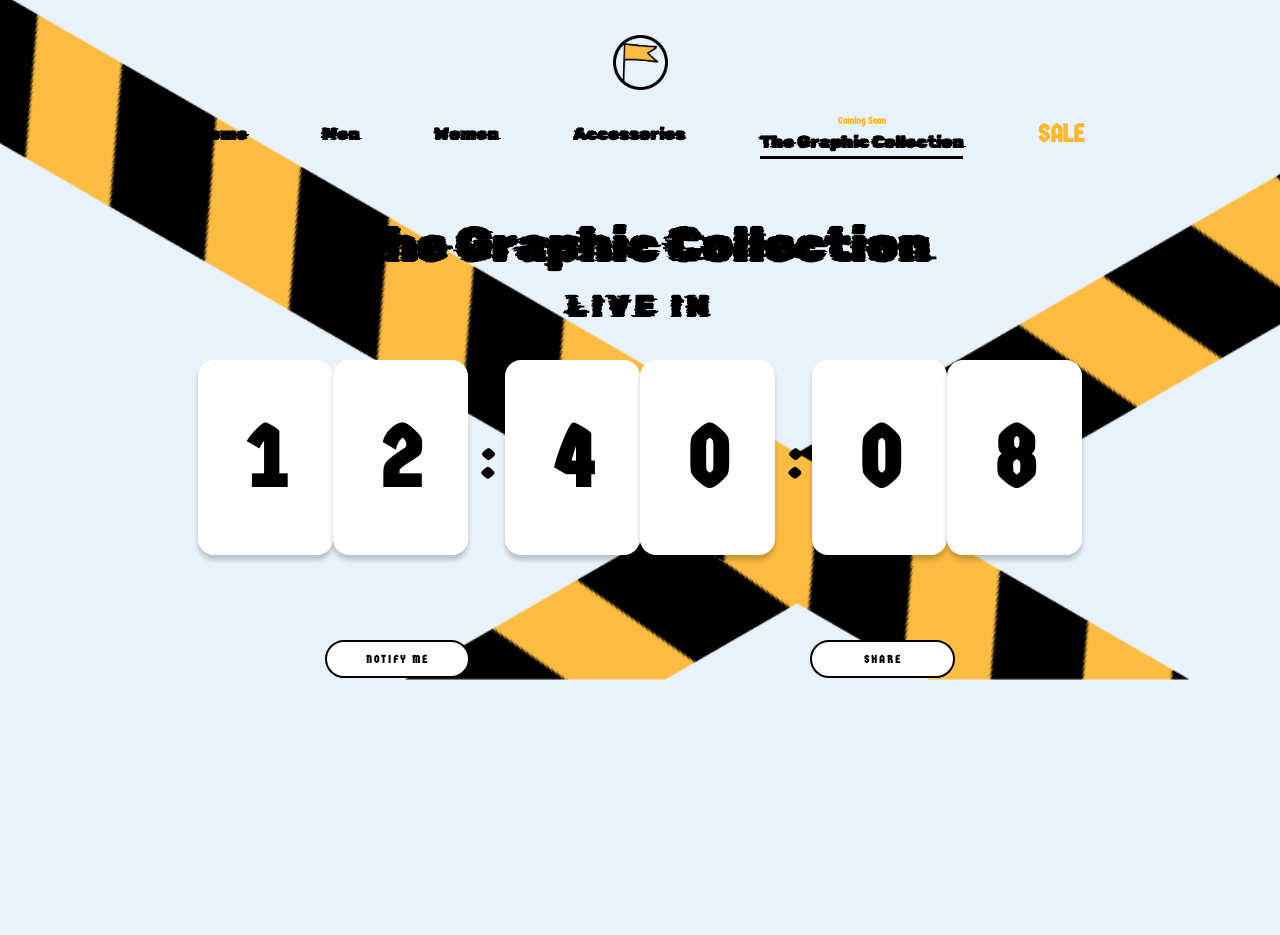
<file: index.html>
<!DOCTYPE html>
<html lang="en">
<head>
    <meta charset="UTF-8">
    <meta name="viewport" content="width=device-width, initial-scale=1.0">
    <title>Test</title>
</head><link rel="stylesheet" href="style.css">




    <img src="Logo (1).png" class="logo" alt="">

    <!-- Navigation -->
    <nav>
        <a href="#">Home</a>
        <a href="#">Men</a>
        <a href="#">Women</a>
        <a href="#">Accessories</a>

        <div class="collection">
            <span>Coming Soon</span>
            <a href="#">The Graphic Collection</a>
        </div>

        <div class="sales">
            <a href="#">SALE</a>
        </div>
    </nav>

    <!-- Main title -->
    <main>
        <div>
        <h1>The Graphic Collection</h1>
        <h2>LIVE IN</h2>
        </div>

        <!-- Timer -->
        <div class="timer">
            <div class="Hours">1</div>
            <div class="Hours">2</div>

            <div class="colon">:</div>

            <div class="Minutes">4</div>
            <div class="Minutes">0</div>

            <div class="colon">:</div>

            <div class="Seconds">0</div>
            <div class="Seconds">8</div>

        </div>

        <!-- Buttons -->
        <div class="buttons">
         <button onclick="notifyMe()">NOTIFY ME</button>
            <a href="reseau.html">
        <button>SHARE</button>
        </div>
    </main>

</body>
</html>
<script src="script.js"></script>
</html>
</file>
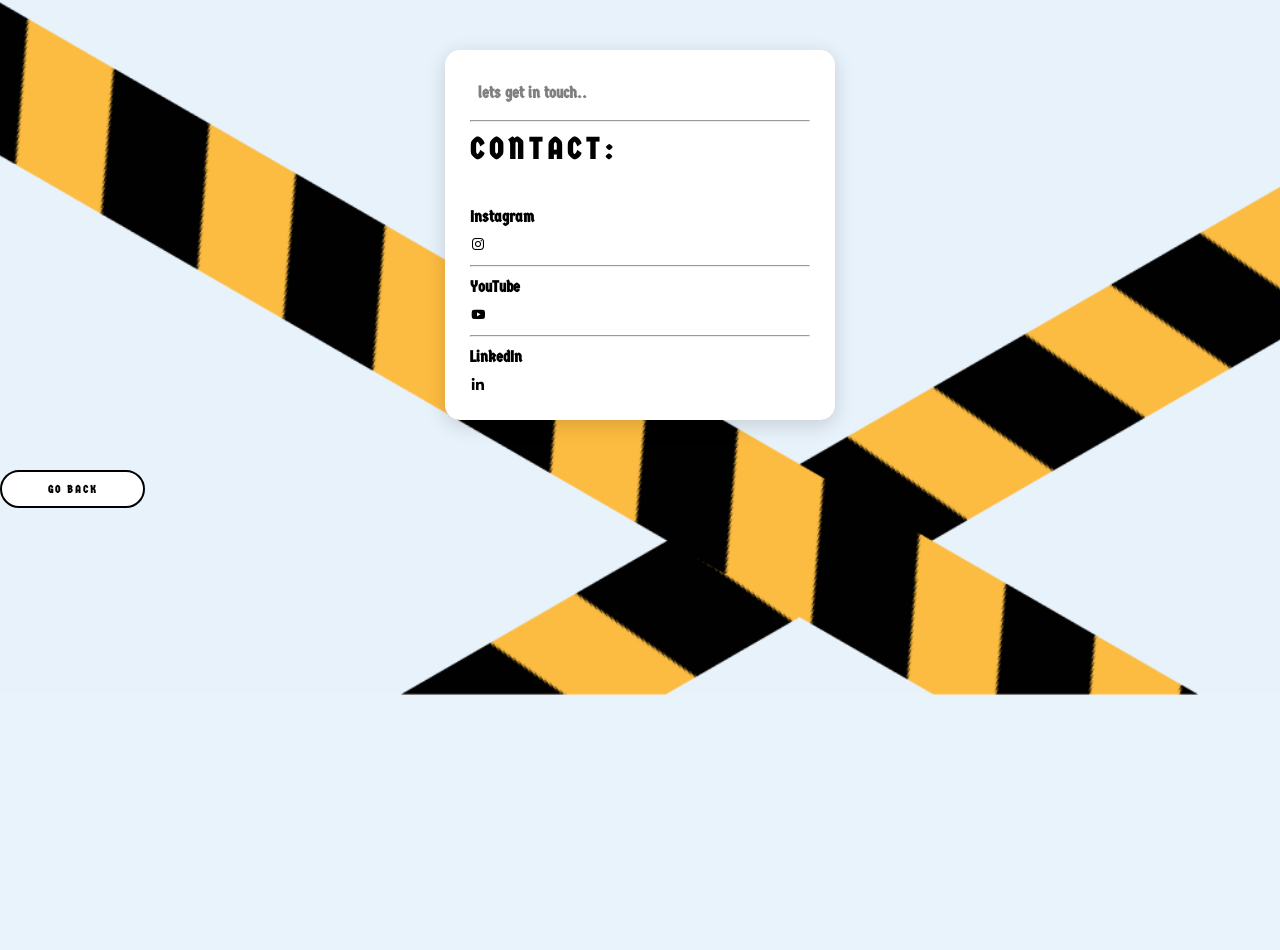
<file: reseau.html>
<!DOCTYPE html>
<html lang="en">
<head>
    <meta charset="UTF-8">
    <meta name="viewport" content="width=device-width, initial-scale=1.0">
    <title>Document</title>
    <link href="https://unpkg.com/boxicons@2.1.4/css/boxicons.min.css" rel="stylesheet">
</head>

<body>
   
    <link rel="stylesheet" href="style.css ">
     <form class="card" id="contact-form">
      <h4>lets get in touch..</h4>
      <hr>
      <h2>CONTACT:</h2>
      <div class="social-icons">
   
    
</div>
<div class="social-icons">

    <label>Instagram</label>
    <a href="https://www.instagram.com/" target="_blank">
        <i class='bx bxl-instagram'></i>
    </a>
<hr>
    <label>YouTube</label>
    <a href="https://www.youtube.com/" target="_blank">
        <i class='bx bxl-youtube'></i>
    </a>
<hr>
    <label>LinkedIn</label>
    <a href="https://www.linkedin.com/" target="_blank">
        <i class='bx bxl-linkedin'></i>
    </a>

</div>
    
    </form>
     <a href="index.html">
        <button>GO BACK </button>
    
</div>

</body>
</html>
</file>
<file: style.css>
@import url('https://fonts.googleapis.com/css2?family=Lora:ital,wght@0,400..700;1,400..700&family=Montserrat:ital,wght@0,100..900;1,100..900&family=Noto+Sans+Grantha&family=Poppins:ital,wght@0,100;0,200;0,300;0,400;0,500;0,600;0,700;0,800;0,900;1,100;1,200;1,300;1,400;1,500;1,600;1,700;1,800;1,900&family=Puritan:ital,wght@0,400;0,700;1,400;1,700&family=Rubik+Glitch&display=swap');
@import url('https://fonts.googleapis.com/css2?family=Germania+One&family=Lora:ital,wght@0,400..700;1,400..700&family=Montserrat:ital,wght@0,100..900;1,100..900&family=Noto+Sans+Grantha&family=Poppins:ital,wght@0,100;0,200;0,300;0,400;0,500;0,600;0,700;0,800;0,900;1,100;1,200;1,300;1,400;1,500;1,600;1,700;1,800;1,900&family=Puritan:ital,wght@0,400;0,700;1,400;1,700&family=Rubik+Glitch&display=swap');

* {
    margin: 0;
    padding: 0;
    box-sizing: border-box;
}
body {
    min-height: 100vh;
    background: #e8f3fb;
    overflow: hidden;
    position: relative;
    background-image: url(Screenshot\ 2026-09-12\ 115004.png);
    background-repeat: no-repeat;
    background-size: cover;

     background-position: center -255px;
}

/* LOGO */

.logo {
     width: 70px;
    height: 70px;
    background-position: center;

}


/* NAVIGATION */

nav {
    display: flex;
    justify-content: center;
    align-items: center;
    gap: 75px;
    position: relative;
    z-index: 2;
}

nav a {
    text-decoration: none;
    color: black;
    font-weight: 800;
    font-size: 17px;
    font-family: Rubik Glitch;
    
}

.collection {
    display: flex;
    align-items: center;
    font-family: Rubik Glitch;
    font-size: 10px;
    font-size: thin;

}

.collection span {
    color: #ffb82e;
    font-size: 10px;
    font-family: Germania One;
}
.sales a {
    color: #ffb82e;
  font-size:25px;

    margin-bottom: px;
    font-family: Germania One;
}

.collection a {
    text-decoration: underline;
    text-decoration-thickness: 3px;
    text-underline-offset: 8px;
    font-family: Rubik Glitch;
}


/* MAIN */

main {
    text-align: center;
    position: relative;
    z-index: 2;
    margin-top: 65px;
    font-family: Rubik Glitch;
}

main > div h1 {

font-size: thin;
}

h2 {
    
    letter-spacing: 5px;
}


/* TIMER */

.timer {
    display: flex;
    justify-content: center;
    align-items: center;
    gap: 0;
    margin-top: 35px;
    font-family:Germania One

;
}

.number {
    width: 135px;
    height: 195px;

    background: white;
    border-radius: 16px;

    display: flex;
    justify-content: center;
    align-items: center;

    font-size: 90px;
    font-weight: 900;

    box-shadow: 0 5px 5px rgba(0, 0, 0, 0.2);
}

.colon {
    font-size: 60px;
    font-weight: bold;
    margin: 0 10px;
}


/* BUTTONS */

.buttons {
    display: flex;
    justify-content: center;
    gap: 340px;

    margin-top: 85px;
}

button {
    width: 145px;
    height: 38px;

    background: white;
    border: 2px solid black;
    border-radius: 7px;
font-family: Germania One;
    font-size: 11px;
    font-weight: bold;
    letter-spacing: 2px;
}



/* LOGO */

.logo {
    width: 55px;
    height: 55px;
    object-fit: contain;
    display: block;
    margin: 35px auto 25px;
}


/* NAVIGATION */

nav {
    display: flex;
    justify-content: center;
    align-items: center;
    gap: 75px;
    position: relative;
    font-family: Germania One;
    
}

nav a {
    text-decoration: none;
    color: black;
    font-weight: 800;
    font-size: 17px;
}

.collection {
    display: flex;
    flex-direction: column;
    align-items: center;
}

.collection span {
    color: #ffb82e;
    font-weight: bold;
    margin-bottom: 5px;
}

.collection a {
    text-decoration: underline;
    text-decoration-thickness: 3px;
    text-underline-offset: 8px;
}


/* MAIN */

main {
    text-align: center;
    position: relative;
    z-index: 3;
    margin-top: 65px;
}

h1 {
    font-size: 48px;
    font-weight: 900;
    margin-bottom: 15px;
}

h2 {
    font-size: 30px;
    font-weight: 900;
    letter-spacing: 5px;
}


/* TIMER */

.timer {
    display: flex;
    justify-content: center;
    align-items: center;
    gap: 0;

    margin-top: 35px;
}

.Hours,
.Minutes,
.Seconds {
    width: 135px;
    height: 195px;
    background: white;
    border-radius: 16px;
    display: flex;
    justify-content: center;
    align-items: center;
    font-size: 90px;
    font-weight: 900;
    box-shadow: 0 5px 5px rgba(0, 0, 0, 0.2);
}

.colon {
    font-size: 60px;
    font-weight: bold;
    margin: 0 10px;
}


/* BUTTONS */

.buttons {
    display: flex;
    justify-content: center;
    gap: 340px;
    margin-top: 85px;
}

button {
    width: 145px;
    height: 38px;

    background: white;
    border: 2px solid black;
    border-radius: 7px;

    font-size: 11px;
    font-weight: bold;
    letter-spacing: 2px;
}


.card {
    width: 390px;
    padding: 25px;
    background: white;
    border-radius: 15px;
    box-shadow: 0 5px 20px rgba(0, 0, 0, 0.15);

    display: flex;
    justify-content: center;
    flex-direction: column;
    gap: 10px;
    font-family: "Germania One";

    margin: 50px auto;
}
.card h2 {
margin-bottom: 20px;
}

.card input {
padding: 15px;
border: 1px solid #ccc;
border-radius: 8px;
font-size: 15px;

}

.card label {
font-weight: bold;
}
button{ 
  padding: 10px;
  border-radius: 25px;
cursor: pointer;
}
h4{ 
  padding: 8px;
  color: grey;
}
.back-button {
    display: block;
    margin: -30px auto 0;
}
.social-icons {
    display: flex;
    flex-direction: column;
    gap: 10px;
    color: black;
}
.social-icons a{
   color: black;

}
</file>
